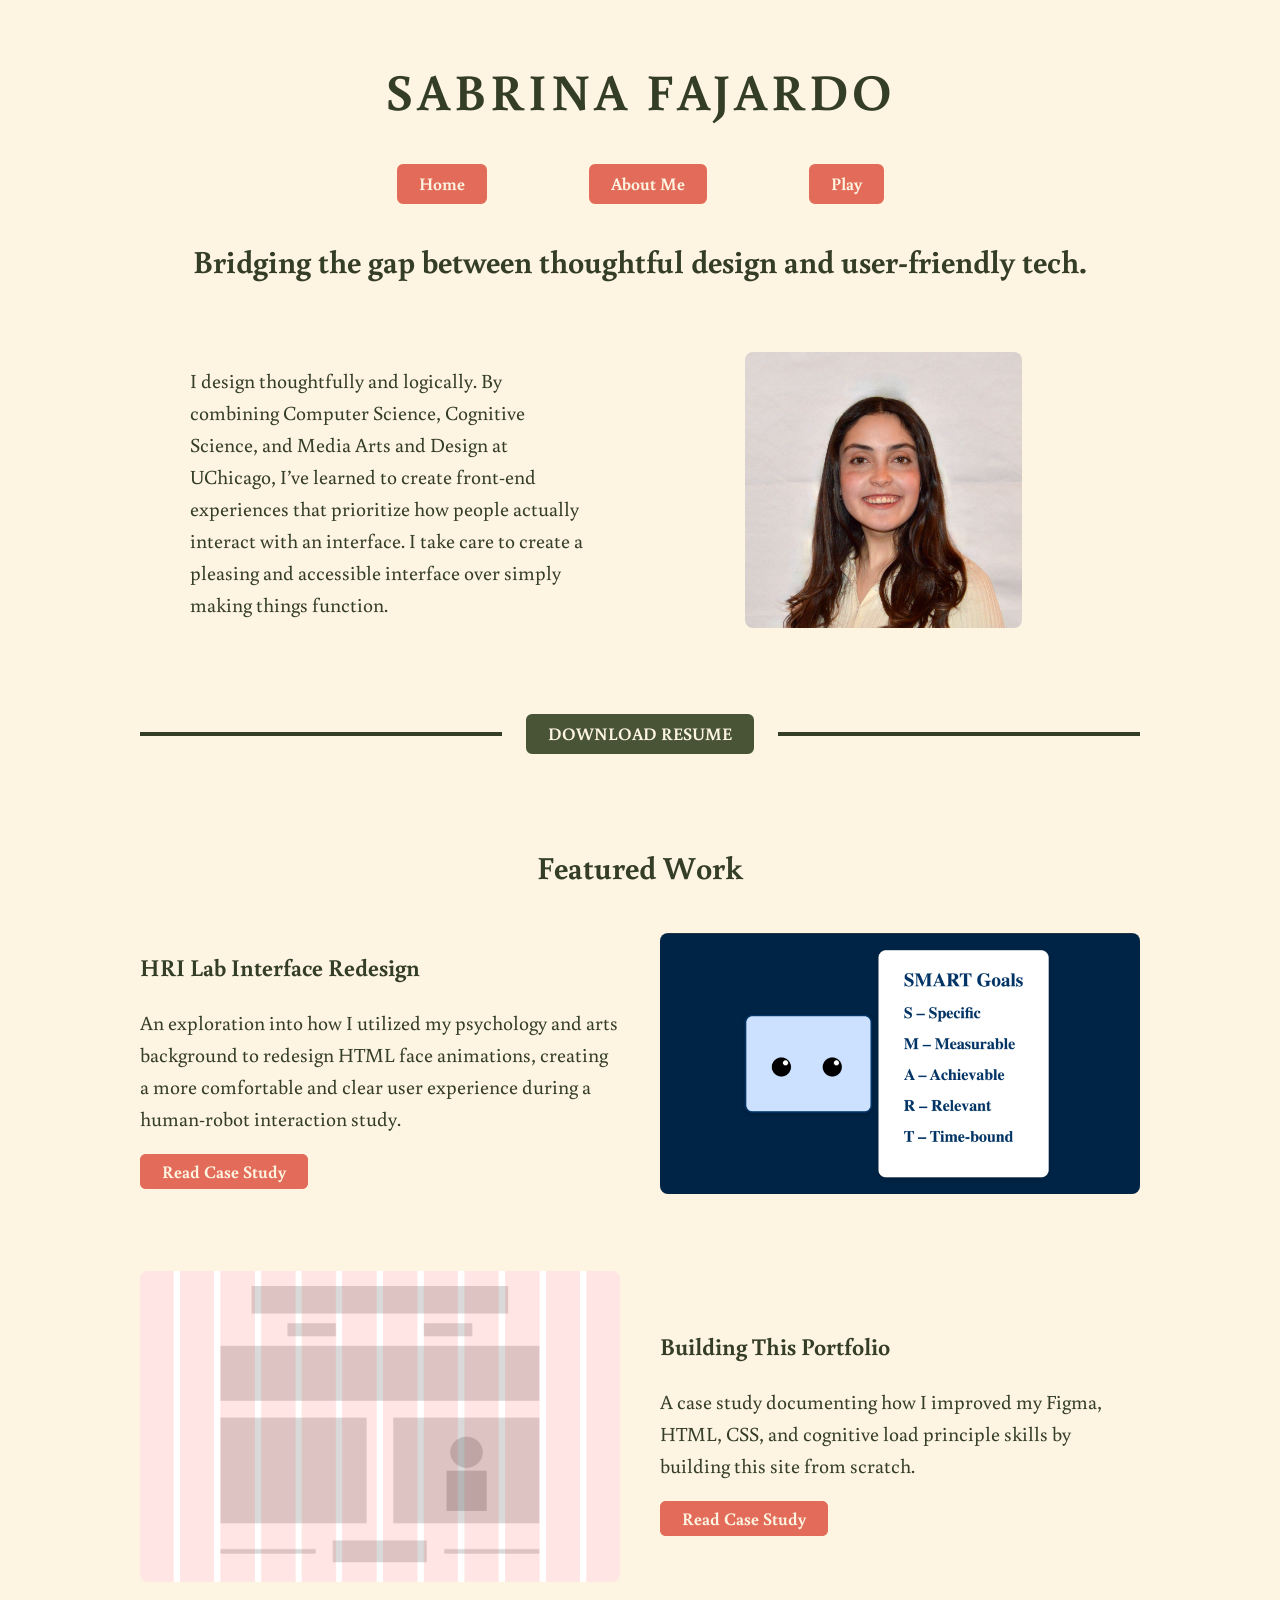
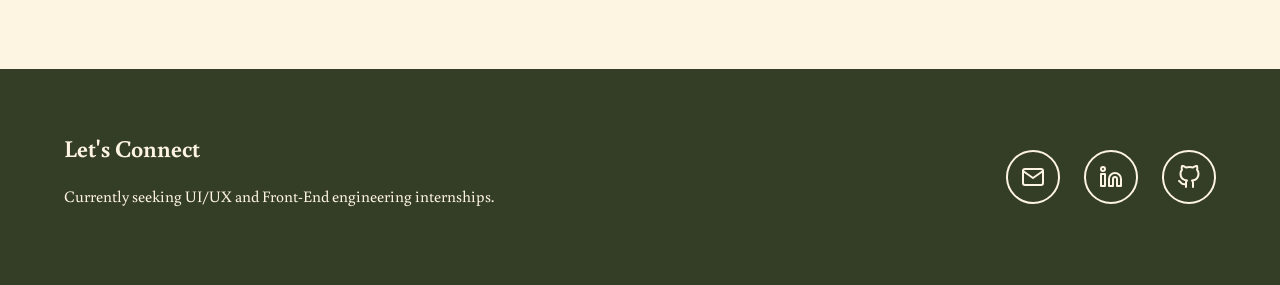
<file: index.html>
<!DOCTYPE html>
<html lang="en">
<head>
    <meta charset="UTF-8">
    <meta name="viewport" content="width=device-width, initial-scale=1.0">
    <title>Sabrina Fajardo | Home</title>
    <link rel="icon" type="image/png" href="Favicon.png">

    <link rel="stylesheet" href="style.css">
    <link rel="preconnect" href="https://fonts.googleapis.com">
    <link rel="preconnect" href="https://fonts.gstatic.com" crossorigin>
    <link href="https://fonts.googleapis.com/css2?family=Buenard:wght@400..700&display=swap" rel="stylesheet">
</head>

<body>
    <header>
        <h1>SABRINA FAJARDO</h1>        
        <div class="button-container">
            <a href="index.html" class="btn primary">Home</a>
            <a href="about.html" class="btn primary">About Me</a>
            <a href="play.html" class="btn primary">Play</a>
        </div>
        <h2>Bridging the gap between thoughtful design and user-friendly tech.</h2>
    </header>
    
    <main>
        <div class="split-layout" style="margin-top: 0px; margin-bottom: 70px;">
            <div class="text-box" style="padding-right: 12%; padding-left: 5%;">
                <p>I design thoughtfully and logically. By combining Computer Science, Cognitive Science, and Media Arts and Design at UChicago, I’ve learned to create front-end experiences that prioritize how people actually interact with an interface. I take care to create a pleasing and accessible interface over simply making things function.</p>
            </div>
            
            <div class="photo-box photo-small">
                <img src="self_photo.jpeg" alt="Personal Headshot">
            </div>
        </div>

        <div class="divider-container">
            <div class="line"></div>
            <a href="UChicago-Resume.pdf" download="Sabrina_Fajardo_Resume.pdf" class="btn secondary">DOWNLOAD RESUME</a>
            <div class="line"></div>
        </div>

        <header> <h2> Featured Work</h2></header>
        <div class="split-layout hidden-right" style="margin-top: 0px; margin-bottom: 70px;">
            <div class="text-box">
                <h2>HRI Lab Interface Redesign</h2>
                <p>An exploration into how I utilized my psychology and arts background to redesign HTML face animations, creating a more comfortable and clear user experience during a human-robot interaction study.</p>
                <a href="temi.html" class="btn primary">Read Case Study</a>
            </div>
            
            <div class="photo-box">
                <img src="TemiGoalsAfter.png" alt="Preview of Temi Robot Interface">
            </div>
        </div>

        <div class="split-layout hidden-left">
            <div class="photo-box">
                <img src="Wireframe.png" alt="Wireframes of this portfolio">
            </div>
            
            <div class="text-box">
                <h2>Building This Portfolio</h2>
                <p>A case study documenting how I improved my Figma, HTML, CSS, and cognitive load principle skills by building this site from scratch.</p>
                <a href="website.html" class="btn primary">Read Case Study</a>
            </div>
        </div>
    </main>

<footer id="contact">
    <div class="footer-text">
        <h2>Let's Connect</h2>
        <p>Currently seeking UI/UX and Front-End engineering internships.</p>
    </div>
    
    <div class="social-links">
        <a href="mailto:sfajardo@uchicago.edu" class="icon-circle" aria-label="Email">
            <svg width="24" height="24" viewBox="0 0 24 24" fill="none" stroke="currentColor" stroke-width="2" stroke-linecap="round" stroke-linejoin="round">
                <path d="M4 4h16c1.1 0 2 .9 2 2v12c0 1.1-.9 2-2 2H4c-1.1 0-2-.9-2-2V6c0-1.1.9-2 2-2z"></path>
                <polyline points="22,6 12,13 2,6"></polyline>
            </svg>
        </a>
        <a href="https://www.linkedin.com/in/sabrina-fajardo-110404325/" target="_blank" class="icon-circle" aria-label="LinkedIn">
            <svg width="24" height="24" viewBox="0 0 24 24" fill="none" stroke="currentColor" stroke-width="2" stroke-linecap="round" stroke-linejoin="round">
                <path d="M16 8a6 6 0 0 1 6 6v7h-4v-7a2 2 0 0 0-2-2 2 2 0 0 0-2 2v7h-4v-7a6 6 0 0 1 6-6z"></path>
                <rect x="2" y="9" width="4" height="12"></rect>
                <circle cx="4" cy="4" r="2"></circle>
            </svg>
        </a>
        <a href="https://github.com/SabrinaFajardo" target="_blank" class="icon-circle" aria-label="GitHub">
            <svg width="24" height="24" viewBox="0 0 24 24" fill="none" stroke="currentColor" stroke-width="2" stroke-linecap="round" stroke-linejoin="round">
                <path d="M9 19c-5 1.5-5-2.5-7-3m14 6v-3.87a3.37 3.37 0 0 0-.94-2.61c3.14-.35 6.44-1.54 6.44-7A5.44 5.44 0 0 0 20 4.77 5.07 5.07 0 0 0 19.91 1S18.73.65 16 2.48a13.38 13.38 0 0 0-7 0C6.27.65 5.09 1 5.09 1A5.07 5.07 0 0 0 5 4.77a5.44 5.44 0 0 0-1.5 3.78c0 5.42 3.3 6.61 6.44 7A3.37 3.37 0 0 0 9 18.13V22"></path>
            </svg>
        </a>
    </div>
</footer>

<script>
  const observerOptions = {
    threshold: 0.3 
  };

  const observer = new IntersectionObserver((entries) => {
    entries.forEach((entry) => {
      if (entry.isIntersecting) {
        entry.target.classList.add('show-scroll');
      }
    });
  }, observerOptions);

  const hiddenElements = document.querySelectorAll('.hidden-right, .hidden-left');
  hiddenElements.forEach((el) => observer.observe(el));
</script>

</body>
</html>
</file>
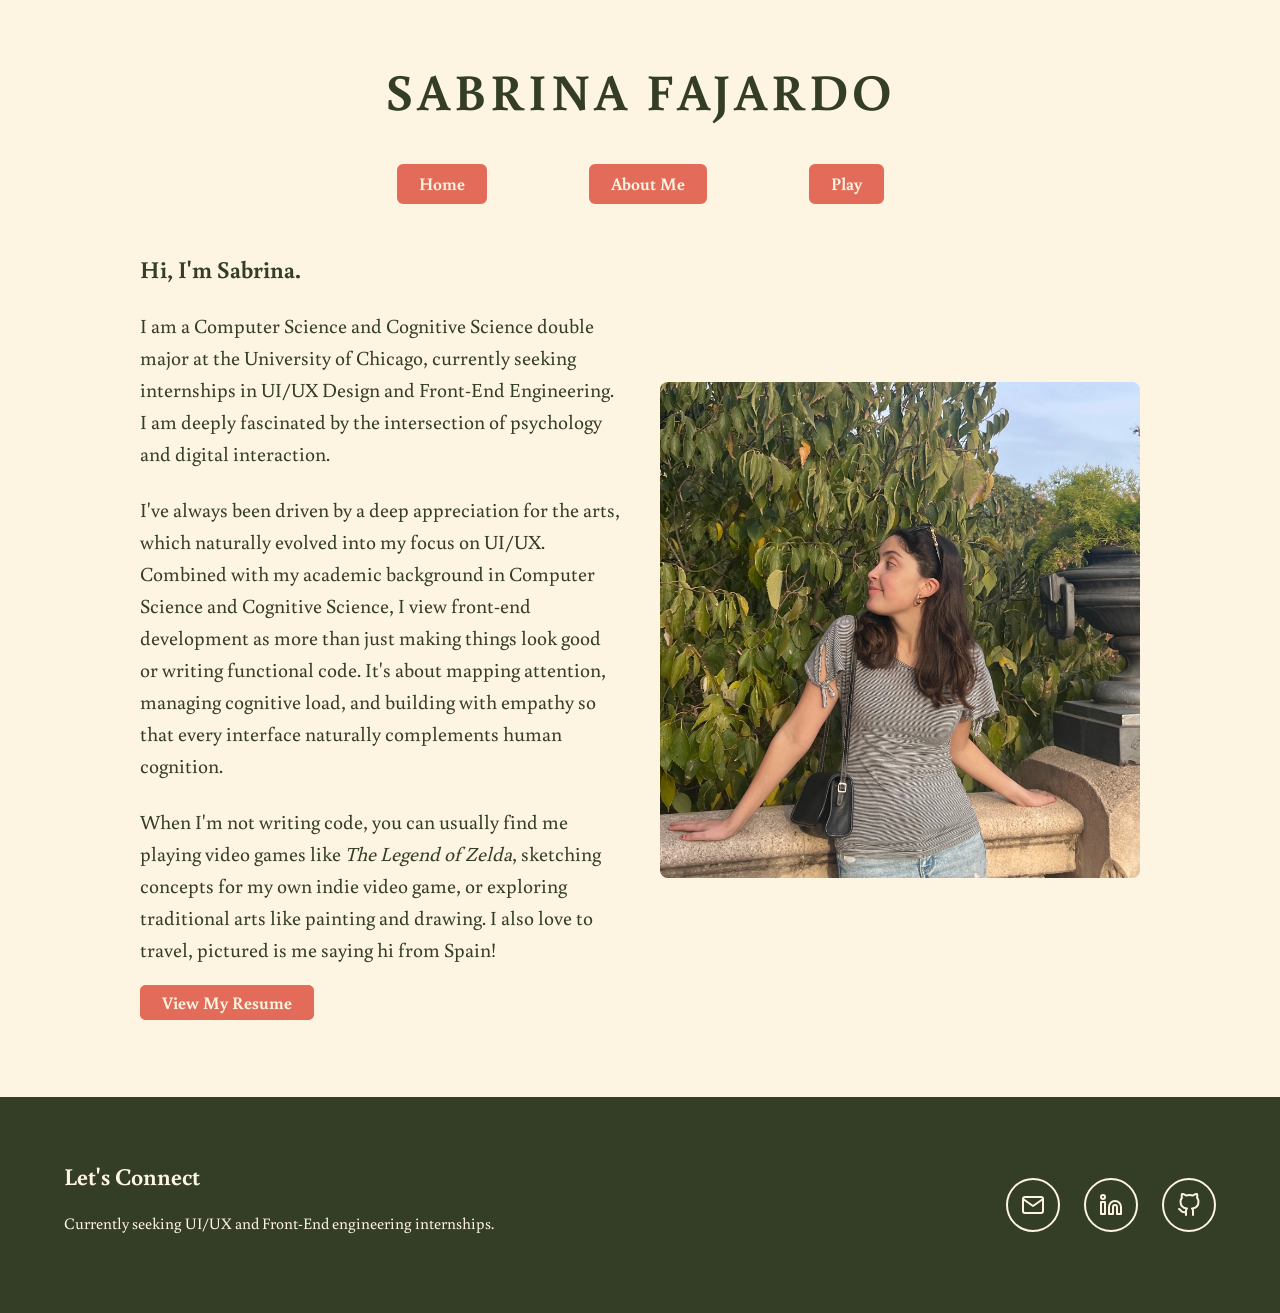
<file: about.html>
<!DOCTYPE html>
<html lang="en">
<head>
    <meta charset="UTF-8">
    <meta name="viewport" content="width=device-width, initial-scale=1.0">
    <title>Sabrina Fajardo | About</title>
    <link rel="icon" type="image/png" href="Favicon.png">


    <link rel="stylesheet" href="style.css">

    <link rel="preconnect" href="https://fonts.googleapis.com">
    <link rel="preconnect" href="https://fonts.gstatic.com" crossorigin>
    <link href="https://fonts.googleapis.com/css2?family=Buenard:wght@400..700&display=swap" rel="stylesheet">
</head>
<body>

    <header>
        <h1>SABRINA FAJARDO</h1>        
        <div class="button-container">
            <a href="index.html" class="btn primary">Home</a>
            <a href="about.html" class="btn primary">About Me</a>
            <a href="play.html" class="btn primary">Play</a>
        </div>
    </header>
</body>

<main>
    <div class="split-layout">

        <div class="text-box">
            <h2>Hi, I'm Sabrina.</h2>
            
            <p>I am a Computer Science and Cognitive Science double major at the University of Chicago, currently seeking internships in UI/UX Design and Front-End Engineering. I am deeply fascinated by the intersection of psychology and digital interaction.</p>
            
            <p>I've always been driven by a deep appreciation for the arts, which naturally evolved into my focus on UI/UX. Combined with my academic background in Computer Science and Cognitive Science, I view front-end development as more than just making things look good or writing functional code. It's about mapping attention, managing cognitive load, and building with empathy so that every interface naturally complements human cognition.</p>
            
            <p>When I'm not writing code, you can usually find me playing video games like <em>The Legend of Zelda</em>, sketching concepts for my own indie video game, or exploring traditional arts like painting and drawing. I also love to travel, pictured is me saying hi from Spain!</p>
            
            <a href="UChicago-Resume.pdf" target="_blank" class="btn primary">View My Resume</a>
        </div>
        <div class="photo-box">
            <img src="Spain.JPG" alt="Sabrina Fajardo">
        </div>
    </div>
</main>

<footer id="contact">
    <div class="footer-text">
        <h2>Let's Connect</h2>
        <p>Currently seeking UI/UX and Front-End engineering internships.</p>
    </div>
    
    <div class="social-links">
        <a href="mailto:sfajardo@uchicago.edu" class="icon-circle" aria-label="Email">
            <svg width="24" height="24" viewBox="0 0 24 24" fill="none" stroke="currentColor" stroke-width="2" stroke-linecap="round" stroke-linejoin="round">
                <path d="M4 4h16c1.1 0 2 .9 2 2v12c0 1.1-.9 2-2 2H4c-1.1 0-2-.9-2-2V6c0-1.1.9-2 2-2z"></path>
                <polyline points="22,6 12,13 2,6"></polyline>
            </svg>
        </a>
        <a href="https://www.linkedin.com/in/sabrina-fajardo-110404325/" target="_blank" class="icon-circle" aria-label="LinkedIn">
            <svg width="24" height="24" viewBox="0 0 24 24" fill="none" stroke="currentColor" stroke-width="2" stroke-linecap="round" stroke-linejoin="round">
                <path d="M16 8a6 6 0 0 1 6 6v7h-4v-7a2 2 0 0 0-2-2 2 2 0 0 0-2 2v7h-4v-7a6 6 0 0 1 6-6z"></path>
                <rect x="2" y="9" width="4" height="12"></rect>
                <circle cx="4" cy="4" r="2"></circle>
            </svg>
        </a>
        <a href="https://github.com/SabrinaFajardo" target="_blank" class="icon-circle" aria-label="GitHub">
            <svg width="24" height="24" viewBox="0 0 24 24" fill="none" stroke="currentColor" stroke-width="2" stroke-linecap="round" stroke-linejoin="round">
                <path d="M9 19c-5 1.5-5-2.5-7-3m14 6v-3.87a3.37 3.37 0 0 0-.94-2.61c3.14-.35 6.44-1.54 6.44-7A5.44 5.44 0 0 0 20 4.77 5.07 5.07 0 0 0 19.91 1S18.73.65 16 2.48a13.38 13.38 0 0 0-7 0C6.27.65 5.09 1 5.09 1A5.07 5.07 0 0 0 5 4.77a5.44 5.44 0 0 0-1.5 3.78c0 5.42 3.3 6.61 6.44 7A3.37 3.37 0 0 0 9 18.13V22"></path>
            </svg>
        </a>
    </div>
</footer>
</file>
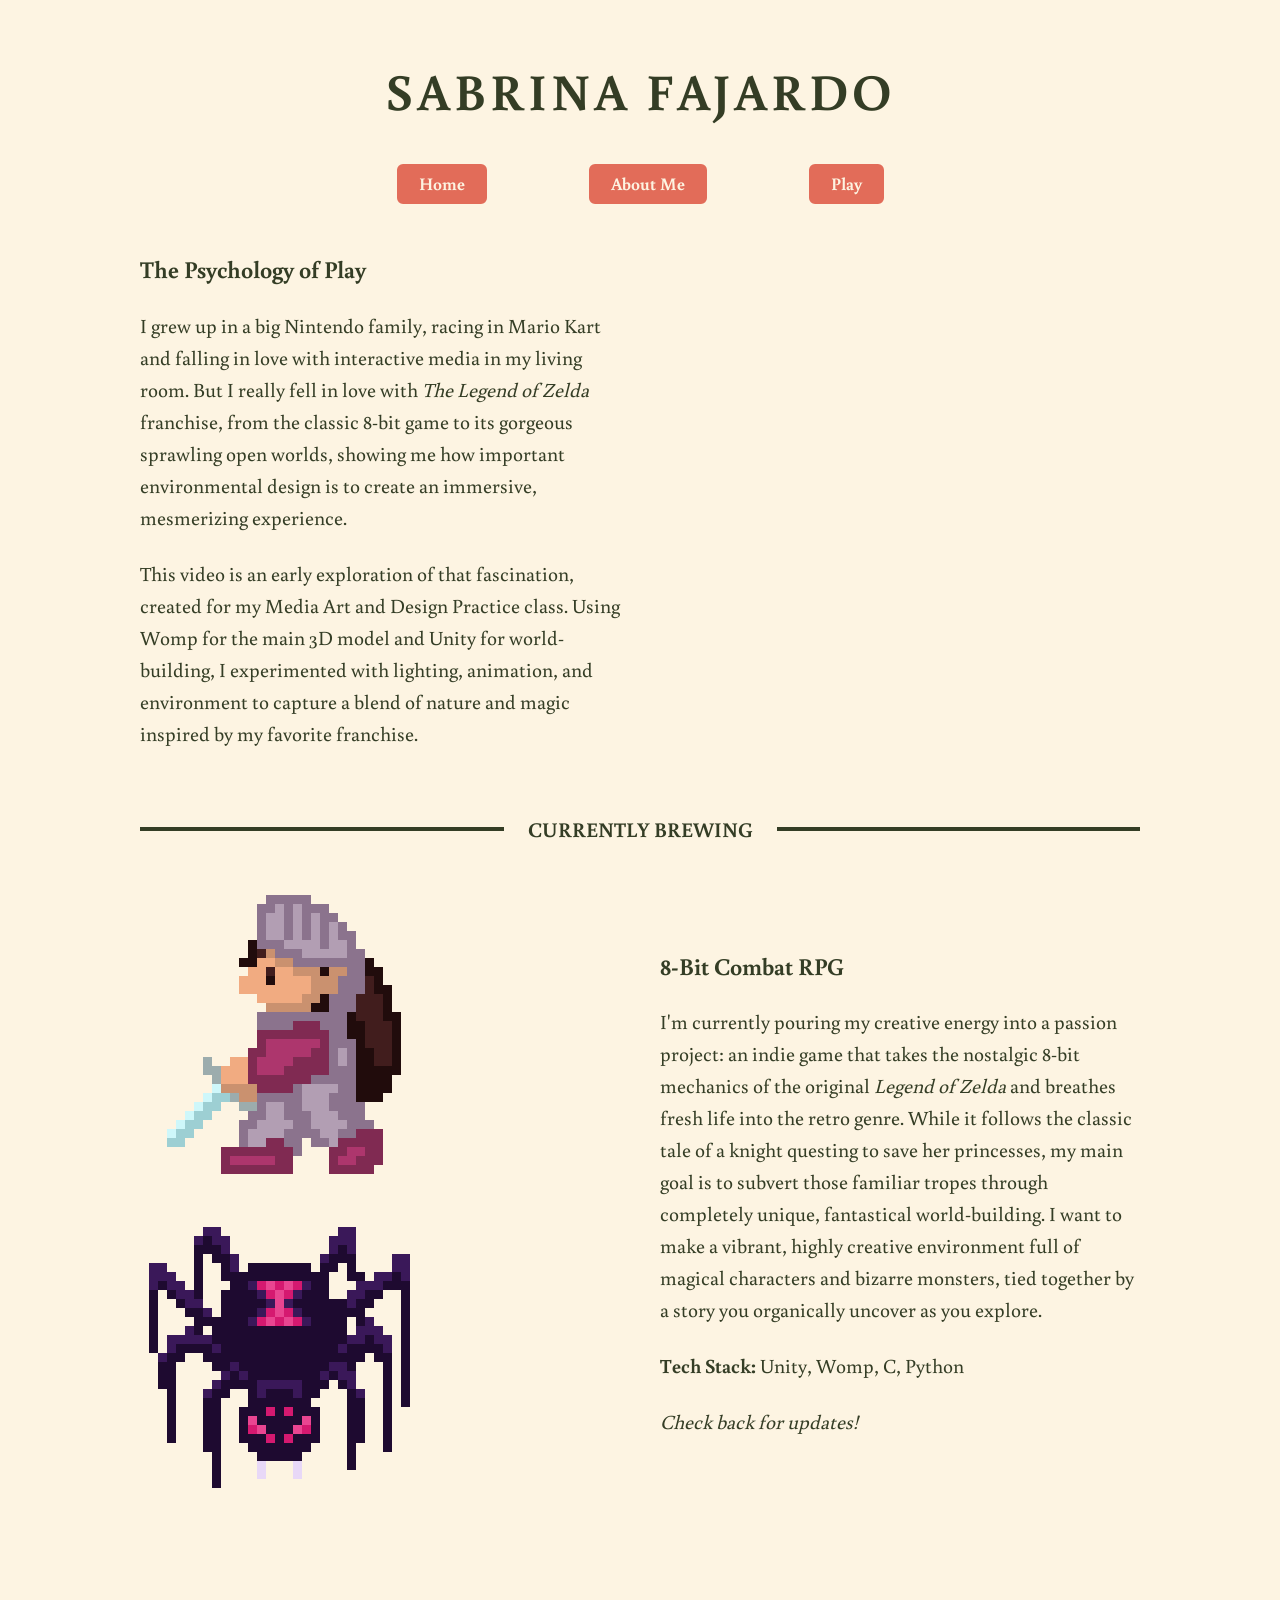
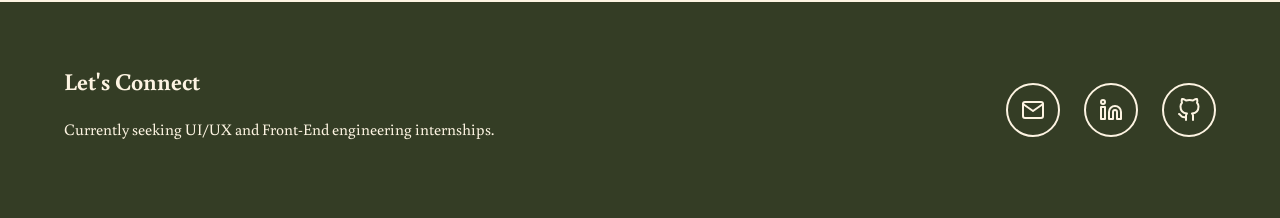
<file: play.html>
<!DOCTYPE html>
<html lang="en">
<head>
    <meta charset="UTF-8">
    <meta name="viewport" content="width=device-width, initial-scale=1.0">
    <title>Sabrina Fajardo | Play</title>
    <link rel="icon" type="image/png" href="Favicon.png">


    <link rel="stylesheet" href="style.css">

    <link rel="preconnect" href="https://fonts.googleapis.com">
    <link rel="preconnect" href="https://fonts.gstatic.com" crossorigin>
    <link href="https://fonts.googleapis.com/css2?family=Buenard:wght@400..700&display=swap" rel="stylesheet">
</head>

<body>
    <header>
        <h1>SABRINA FAJARDO</h1>        
        <div class="button-container">
            <a href="index.html" class="btn primary">Home</a>
            <a href="about.html" class="btn primary">About Me</a>
            <a href="play.html" class="btn primary">Play</a>
        </div>
    </header>


<main>
    <div class="split-layout">
        <div class="text-box">
            <h2>The Psychology of Play</h2>
            <p>I grew up in a big Nintendo family, racing in Mario Kart and falling in love with interactive media in my living room. But I really fell in love with <em>The Legend of Zelda</em> franchise, from the classic 8-bit game to its gorgeous sprawling open worlds, showing me how important environmental design is to create an immersive, mesmerizing experience. </p>
            <p>This video is an early exploration of that fascination, created for my Media Art and Design Practice class. Using Womp for the main 3D model and Unity for world-building, I experimented with lighting, animation, and environment to capture a blend of nature and magic inspired by my favorite franchise.</p>
        </div>
        
        <div class="photo-box">
            <div class="video-wrapper">
                <iframe width="560" height="315" src="https://www.youtube.com/embed/idiFZtJxEq8?si=apXzDMqftiItWtFg" title="YouTube video player" frameborder="0" allow="accelerometer; autoplay; clipboard-write; encrypted-media; gyroscope; picture-in-picture; web-share" referrerpolicy="strict-origin-when-cross-origin" allowfullscreen></iframe>
            </div>
        </div>
    </div>

    <div class="divider-container">
        <div class="line"></div>
        <span style="cursor: default; font-weight: bold; font-size: 1.3rem;">CURRENTLY BREWING</span>
        <div class="line"></div>
    </div>

    <div class="split-layout hidden-right">
        <div class="photo-box photo-small">
            <img src="Knight2.gif" alt="Game Concept Ideation" style="margin-bottom: 45px; width: 60%">
            <img src="SpiderBig.gif" alt="Game Concept Ideation" style="width: 60%">
        </div>

        <div class="text-box">
            <h2>8-Bit Combat RPG</h2>
                <p>I'm currently pouring my creative energy into a passion project: an indie game that takes the nostalgic 8-bit mechanics of the original <em>Legend of Zelda</em> and breathes fresh life into the retro genre. While it follows the classic tale of a knight questing to save her princesses, my main goal is to subvert those familiar tropes through completely unique, fantastical world-building. I want to make a vibrant, highly creative environment full of magical characters and bizarre monsters, tied together by a story you organically uncover as you explore.</p>

                <p><strong>Tech Stack:</strong> Unity, Womp, C, Python</p>
                <p><em>Check back for updates!</em></p>
        </div>
    </div>
</main>

<footer id="contact">
    <div class="footer-text">
        <h2>Let's Connect</h2>
        <p>Currently seeking UI/UX and Front-End engineering internships.</p>
    </div>
    
    <div class="social-links">
        <a href="mailto:sfajardo@uchicago.edu" class="icon-circle" aria-label="Email">
            <svg width="24" height="24" viewBox="0 0 24 24" fill="none" stroke="currentColor" stroke-width="2" stroke-linecap="round" stroke-linejoin="round">
                <path d="M4 4h16c1.1 0 2 .9 2 2v12c0 1.1-.9 2-2 2H4c-1.1 0-2-.9-2-2V6c0-1.1.9-2 2-2z"></path>
                <polyline points="22,6 12,13 2,6"></polyline>
            </svg>
        </a>
        <a href="https://www.linkedin.com/in/sabrina-fajardo-110404325/" target="_blank" class="icon-circle" aria-label="LinkedIn">
            <svg width="24" height="24" viewBox="0 0 24 24" fill="none" stroke="currentColor" stroke-width="2" stroke-linecap="round" stroke-linejoin="round">
                <path d="M16 8a6 6 0 0 1 6 6v7h-4v-7a2 2 0 0 0-2-2 2 2 0 0 0-2 2v7h-4v-7a6 6 0 0 1 6-6z"></path>
                <rect x="2" y="9" width="4" height="12"></rect>
                <circle cx="4" cy="4" r="2"></circle>
            </svg>
        </a>
        <a href="https://github.com/SabrinaFajardo" target="_blank" class="icon-circle" aria-label="GitHub">
            <svg width="24" height="24" viewBox="0 0 24 24" fill="none" stroke="currentColor" stroke-width="2" stroke-linecap="round" stroke-linejoin="round">
                <path d="M9 19c-5 1.5-5-2.5-7-3m14 6v-3.87a3.37 3.37 0 0 0-.94-2.61c3.14-.35 6.44-1.54 6.44-7A5.44 5.44 0 0 0 20 4.77 5.07 5.07 0 0 0 19.91 1S18.73.65 16 2.48a13.38 13.38 0 0 0-7 0C6.27.65 5.09 1 5.09 1A5.07 5.07 0 0 0 5 4.77a5.44 5.44 0 0 0-1.5 3.78c0 5.42 3.3 6.61 6.44 7A3.37 3.37 0 0 0 9 18.13V22"></path>
            </svg>
        </a>
    </div>
</footer>

<script>
  const observerOptions = {
    threshold: 0.3 
  };

  const observer = new IntersectionObserver((entries) => {
    entries.forEach((entry) => {
      if (entry.isIntersecting) {
        entry.target.classList.add('show-scroll');
      }
    });
  }, observerOptions);

  const hiddenElements = document.querySelectorAll('.hidden-right, .hidden-left');
  hiddenElements.forEach((el) => observer.observe(el));
</script>

</body>
</file>
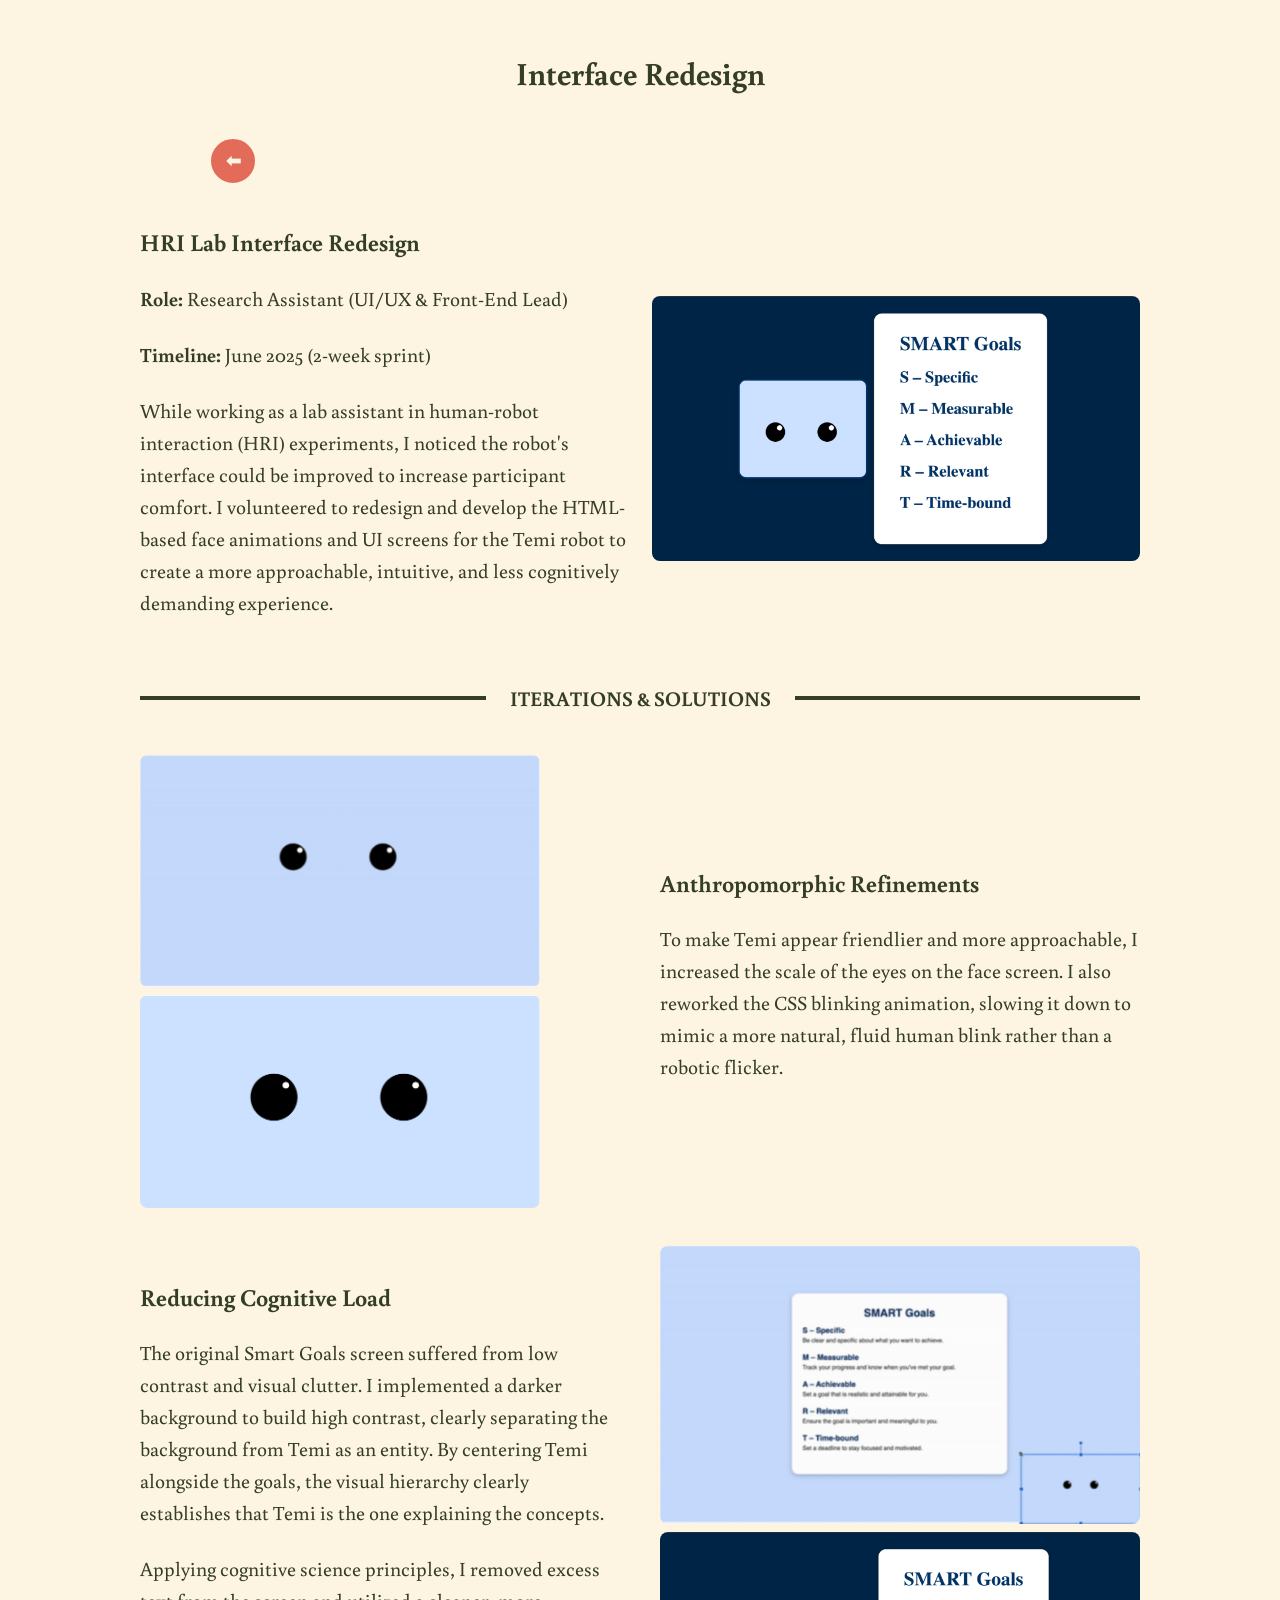
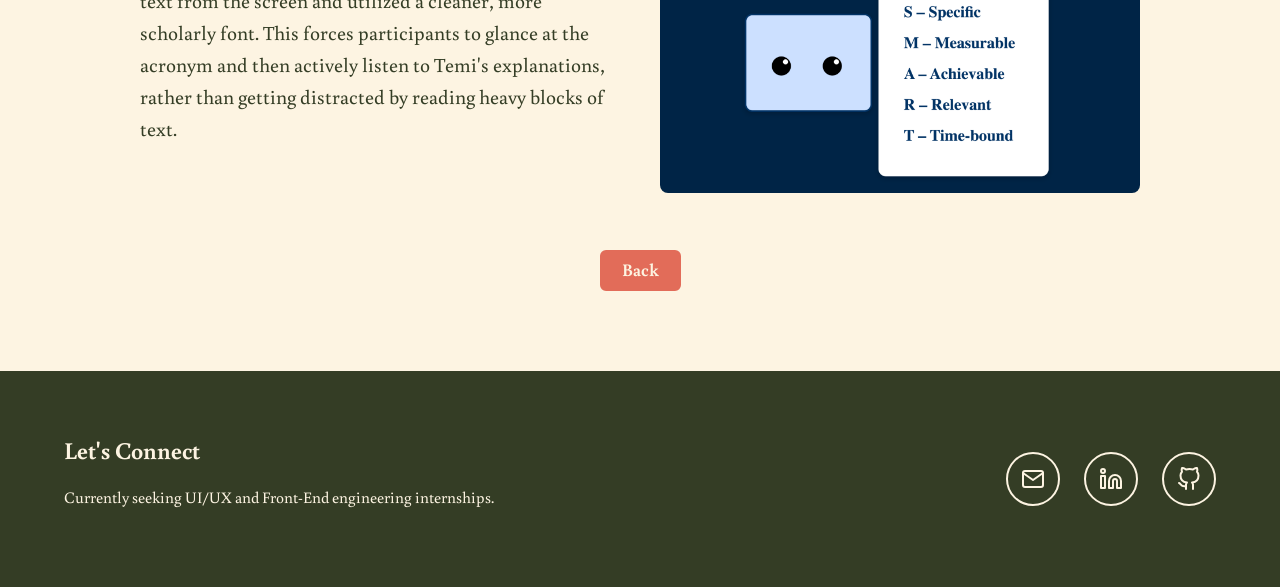
<file: temi.html>
<!DOCTYPE html>
<html lang="en">
<head>
    <meta charset="UTF-8">
    <meta name="viewport" content="width=device-width, initial-scale=1.0">
    <title>Sabrina Fajardo | Temi</title>
    <link rel="icon" type="image/png" href="Favicon.png">

    <link rel="stylesheet" href="style.css">

    <link rel="preconnect" href="https://fonts.googleapis.com">
    <link rel="preconnect" href="https://fonts.gstatic.com" crossorigin>
    <link href="https://fonts.googleapis.com/css2?family=Buenard:wght@400..700&display=swap" rel="stylesheet">
</head>

<body>
    <header>
        <h2>Interface Redesign</h2>
    </header>


    <div style="display: flex; justify-content: flex-start; width: 100%;">
      <a href="javascript:history.back()" class="btn primary" style="width: 40px; height: 40px; padding: 0; border-radius: 50%; display: flex; align-items: center; justify-content: center; margin-left: 16.5%";>⬅</a>
    </div>
  
    <main>
        <div class="divider-container">
            <div class="text-box">
                <h2>HRI Lab Interface Redesign</h2>
                <p><strong>Role:</strong> Research Assistant (UI/UX & Front-End Lead)</p>
                <p><strong>Timeline:</strong> June 2025 (2-week sprint)</p>
                <p>While working as a lab assistant in human-robot interaction (HRI) experiments, I noticed the robot's interface could be improved to increase participant comfort. I volunteered to redesign and develop the HTML-based face animations and UI screens for the Temi robot to create a more approachable, intuitive, and less cognitively demanding experience.</p>        </div>
            <div class="photo-box">
                <img src="TemiGoalsAfter.png" alt="Final Temi Interface">
            </div>
        </div>

        <div class="divider-container">
            <div class="line"></div>
            <span style="cursor: default; border: none; font-weight: bold; font-size: 1.3rem;">ITERATIONS & SOLUTIONS</span>
            <div class="line"></div>
        </div>

        <div class="split-layout hidden-right">
            <div class="photo-box">
                <img src="TemiFaceBefore.png" alt="Before of Temi's Face" style="max-width: 400px; justify-content: center; align-items: center;">
                <img src="TemiFaceAfter.png" alt="After of Temi's Face" style="max-width: 400px; justify-content: center; align-items: center;">
            </div>
            <div class="text-box">
                <h2>Anthropomorphic Refinements</h2>
                <p>To make Temi appear friendlier and more approachable, I increased the scale of the eyes on the face screen. I also reworked the CSS blinking animation, slowing it down to mimic a more natural, fluid human blink rather than a robotic flicker.</p>
            </div>
        </div>

        <div class="split-layout hidden-left">
            <div class="text-box">
                <h2>Reducing Cognitive Load</h2>
                <p>The original Smart Goals screen suffered from low contrast and visual clutter. I implemented a darker background to build high contrast, clearly separating the background from Temi as an entity. By centering Temi alongside the goals, the visual hierarchy clearly establishes that Temi is the one explaining the concepts.</p>
                <p>Applying cognitive science principles, I removed excess text from the screen and utilized a cleaner, more scholarly font. This forces participants to glance at the acronym and then actively listen to Temi's explanations, rather than getting distracted by reading heavy blocks of text.</p>
            </div>
            <div class="photo-box">
                <img src="TemiGoalsBefore.png" alt="Before of the Smart Goals Screen">
                <img src="TemiGoalsAfter.png" alt="After of the Smart Goals Screen">
            </div>
        </div>

        <div class="button-container" style="margin-top: 50px; margin-bottom: 50px">
                <a href="javascript:history.back()" class="btn primary">Back</a>
        </div>
    </main>

<footer id="contact">
    <div class="footer-text">
        <h2>Let's Connect</h2>
        <p>Currently seeking UI/UX and Front-End engineering internships.</p>
    </div>
    
    <div class="social-links">
        <a href="mailto:sfajardo@uchicago.edu" class="icon-circle" aria-label="Email">
            <svg width="24" height="24" viewBox="0 0 24 24" fill="none" stroke="currentColor" stroke-width="2" stroke-linecap="round" stroke-linejoin="round">
                <path d="M4 4h16c1.1 0 2 .9 2 2v12c0 1.1-.9 2-2 2H4c-1.1 0-2-.9-2-2V6c0-1.1.9-2 2-2z"></path>
                <polyline points="22,6 12,13 2,6"></polyline>
            </svg>
        </a>
        <a href="https://www.linkedin.com/in/sabrina-fajardo-110404325/" target="_blank" class="icon-circle" aria-label="LinkedIn">
            <svg width="24" height="24" viewBox="0 0 24 24" fill="none" stroke="currentColor" stroke-width="2" stroke-linecap="round" stroke-linejoin="round">
                <path d="M16 8a6 6 0 0 1 6 6v7h-4v-7a2 2 0 0 0-2-2 2 2 0 0 0-2 2v7h-4v-7a6 6 0 0 1 6-6z"></path>
                <rect x="2" y="9" width="4" height="12"></rect>
                <circle cx="4" cy="4" r="2"></circle>
            </svg>
        </a>
        <a href="https://github.com/SabrinaFajardo" target="_blank" class="icon-circle" aria-label="GitHub">
            <svg width="24" height="24" viewBox="0 0 24 24" fill="none" stroke="currentColor" stroke-width="2" stroke-linecap="round" stroke-linejoin="round">
                <path d="M9 19c-5 1.5-5-2.5-7-3m14 6v-3.87a3.37 3.37 0 0 0-.94-2.61c3.14-.35 6.44-1.54 6.44-7A5.44 5.44 0 0 0 20 4.77 5.07 5.07 0 0 0 19.91 1S18.73.65 16 2.48a13.38 13.38 0 0 0-7 0C6.27.65 5.09 1 5.09 1A5.07 5.07 0 0 0 5 4.77a5.44 5.44 0 0 0-1.5 3.78c0 5.42 3.3 6.61 6.44 7A3.37 3.37 0 0 0 9 18.13V22"></path>
            </svg>
        </a>
    </div>
</footer>

<script>
  const observerOptions = {
    threshold: 0.3 
  };

  const observer = new IntersectionObserver((entries) => {
    entries.forEach((entry) => {
      if (entry.isIntersecting) {
        entry.target.classList.add('show-scroll');
      }
    });
  }, observerOptions);

  const hiddenElements = document.querySelectorAll('.hidden-right, .hidden-left');
  hiddenElements.forEach((el) => observer.observe(el));
</script>

</body>
</file>
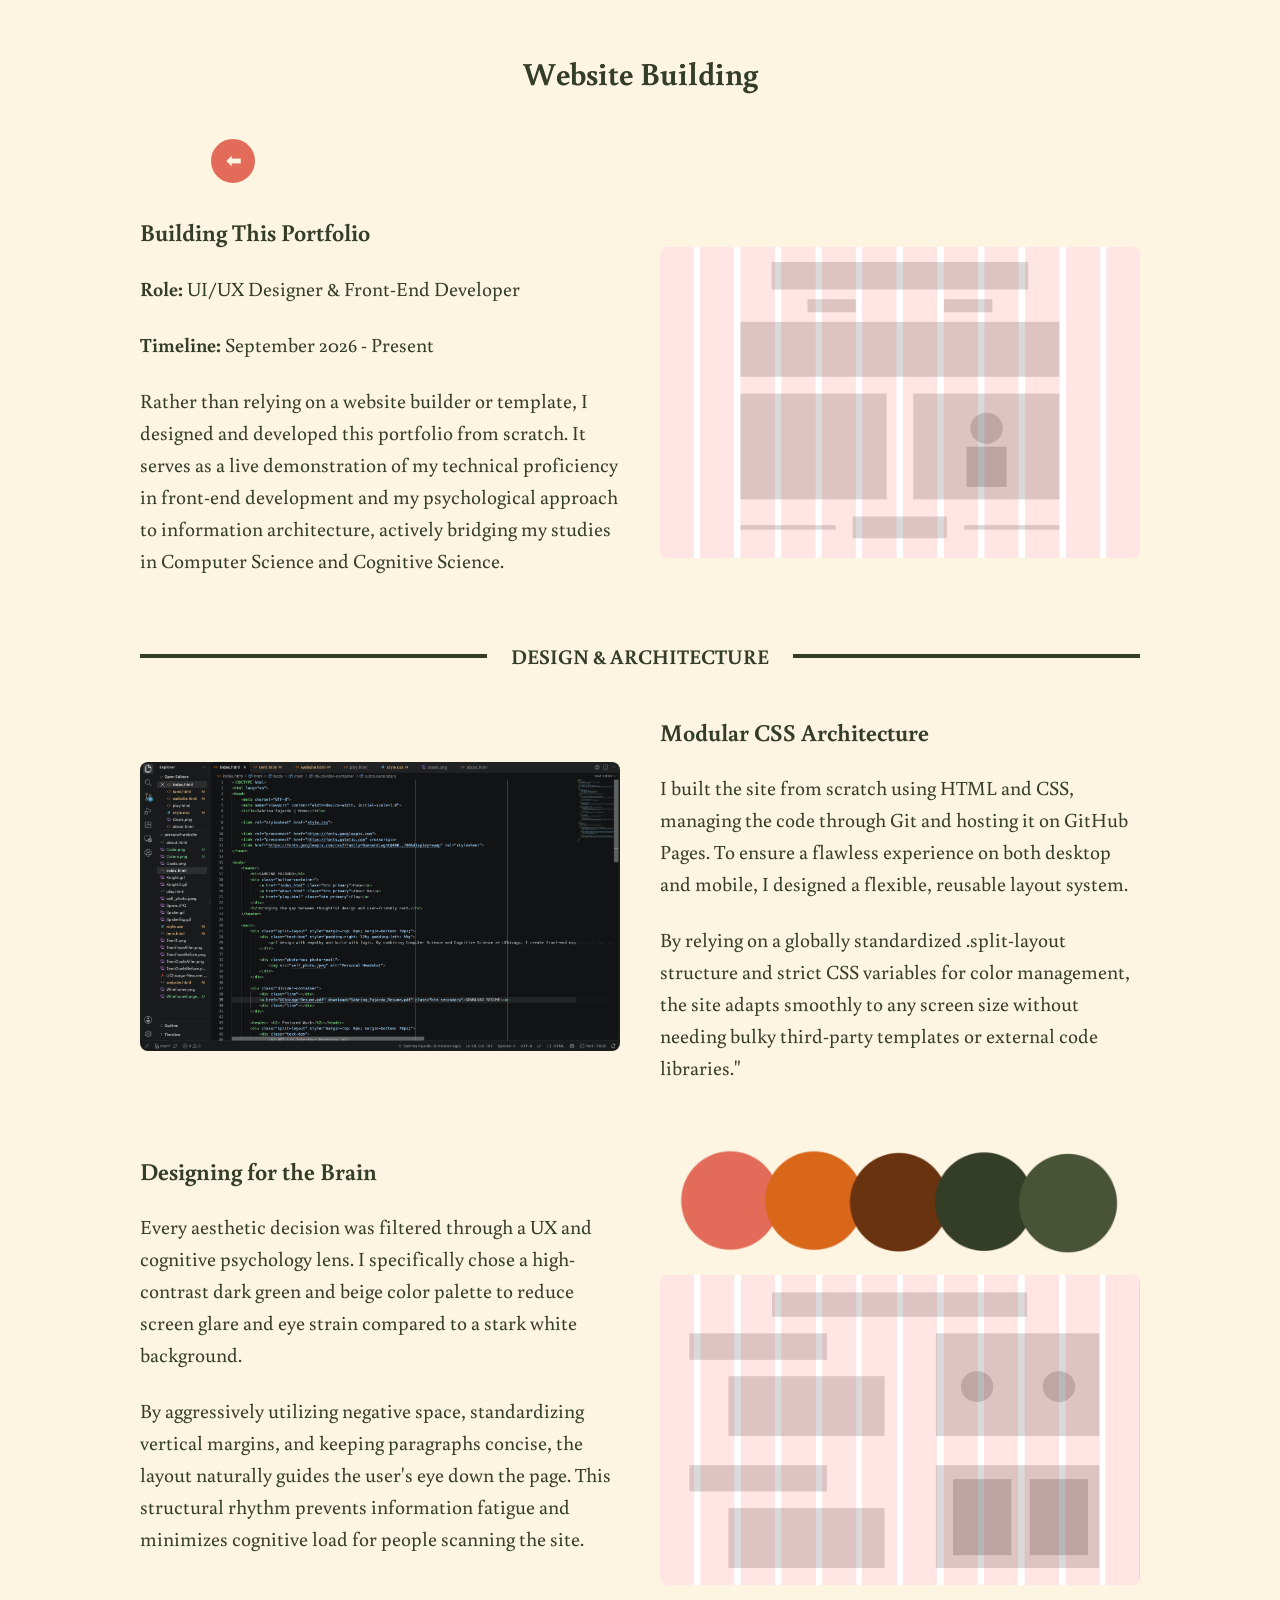
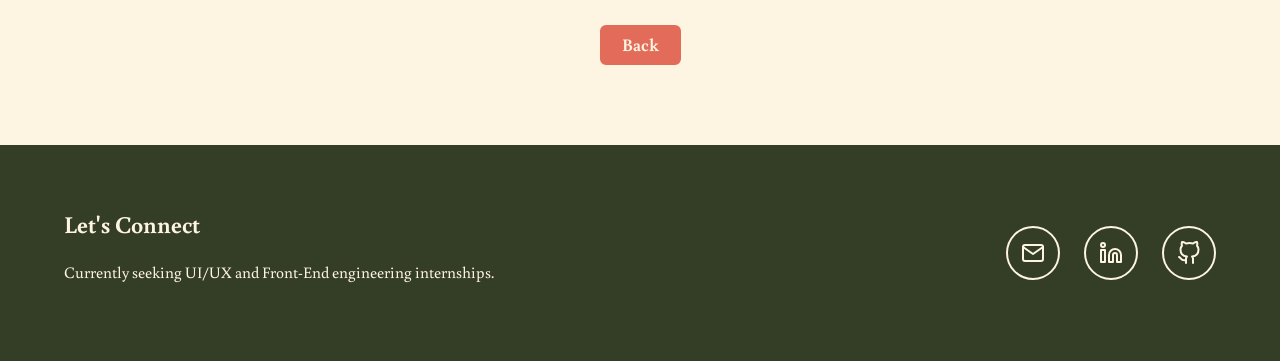
<file: website.html>
<!DOCTYPE html>
<html lang="en">
<head>
    <meta charset="UTF-8">
    <meta name="viewport" content="width=device-width, initial-scale=1.0">
    <title>Sabrina Fajardo | Website</title>
    <link rel="icon" type="image/png" href="Favicon.png">

    <link rel="stylesheet" href="style.css">

    <link rel="preconnect" href="https://fonts.googleapis.com">
    <link rel="preconnect" href="https://fonts.gstatic.com" crossorigin>
    <link href="https://fonts.googleapis.com/css2?family=Buenard:wght@400..700&display=swap" rel="stylesheet">
</head>
<body>

    <header>
        <h2>Website Building</h2>        
    </header>

    <div style="display: flex; justify-content: flex-start; width: 100%;">
      <a href="javascript:history.back()" class="btn primary" style="width: 40px; height: 40px; padding: 0; border-radius: 50%; display: flex; align-items: center; justify-content: center; margin-left: 16.5%">⬅</a>
    </div>

<main>

        <div class="split-layout">
            <div class="text-box">
                <h2>Building This Portfolio</h2>
                <p><strong>Role:</strong> UI/UX Designer & Front-End Developer</p>
                <p><strong>Timeline:</strong> September 2026 - Present</p>
                <p>Rather than relying on a website builder or template, I designed and developed this portfolio from scratch. It serves as a live demonstration of my technical proficiency in front-end development and my psychological approach to information architecture, actively bridging my studies in Computer Science and Cognitive Science.</p>        
            </div>
            <div class="photo-box">
                <img src="Wireframe.png" alt="Figma Wireframes of the Portfolio">
            </div>
        </div>

        <div class="divider-container">
            <div class="line"></div>
            <span style="cursor: default; border: none; font-weight: bold; font-size: 1.3rem;">DESIGN & ARCHITECTURE</span>
            <div class="line"></div>
        </div>

        <div class="split-layout hidden-left">
            <div class="photo-box">
                <img src="CodeCrop.png" alt="Code snippet or architectural layout">
            </div>
            <div class="text-box">
                <h2>Modular CSS Architecture</h2>
                <p>I built the site from scratch using HTML and CSS, managing the code through Git and hosting it on GitHub Pages. To ensure a flawless experience on both desktop and mobile, I designed a flexible, reusable layout system.</p>
                <p>By relying on a globally standardized .split-layout structure and strict CSS variables for color management, the site adapts smoothly to any screen size without needing bulky third-party templates or external code libraries."</p>
            </div>
        </div>

        <div class="split-layout hidden-right">
            <div class="text-box">
                <h2>Designing for the Brain</h2>
                <p>Every aesthetic decision was filtered through a UX and cognitive psychology lens. I specifically chose a high-contrast dark green and beige color palette to reduce screen glare and eye strain compared to a stark white background.</p>
                <p>By aggressively utilizing negative space, standardizing vertical margins, and keeping paragraphs concise, the layout naturally guides the user's eye down the page. This structural rhythm prevents information fatigue and minimizes cognitive load for people scanning the site.</p>
            </div>
            <div class="photo-box">
                <img src="ColorsCrop.png" alt="Typography and Color Palette">
                <img src="WireframeLarge.png" alt="Typography and Color Palette">
            </div>
        </div>

        <div class="button-container">
            <a href="javascript:history.back()" class="btn primary">Back</a>
        </div>
    </main>

<footer id="contact">
    <div class="footer-text">
        <h2>Let's Connect</h2>
        <p>Currently seeking UI/UX and Front-End engineering internships.</p>
    </div>
    
    <div class="social-links">
        <a href="mailto:sfajardo@uchicago.edu" class="icon-circle" aria-label="Email">
            <svg width="24" height="24" viewBox="0 0 24 24" fill="none" stroke="currentColor" stroke-width="2" stroke-linecap="round" stroke-linejoin="round">
                <path d="M4 4h16c1.1 0 2 .9 2 2v12c0 1.1-.9 2-2 2H4c-1.1 0-2-.9-2-2V6c0-1.1.9-2 2-2z"></path>
                <polyline points="22,6 12,13 2,6"></polyline>
            </svg>
        </a>
        <a href="https://www.linkedin.com/in/sabrina-fajardo-110404325/" target="_blank" class="icon-circle" aria-label="LinkedIn">
            <svg width="24" height="24" viewBox="0 0 24 24" fill="none" stroke="currentColor" stroke-width="2" stroke-linecap="round" stroke-linejoin="round">
                <path d="M16 8a6 6 0 0 1 6 6v7h-4v-7a2 2 0 0 0-2-2 2 2 0 0 0-2 2v7h-4v-7a6 6 0 0 1 6-6z"></path>
                <rect x="2" y="9" width="4" height="12"></rect>
                <circle cx="4" cy="4" r="2"></circle>
            </svg>
        </a>
        <a href="https://github.com/SabrinaFajardo" target="_blank" class="icon-circle" aria-label="GitHub">
            <svg width="24" height="24" viewBox="0 0 24 24" fill="none" stroke="currentColor" stroke-width="2" stroke-linecap="round" stroke-linejoin="round">
                <path d="M9 19c-5 1.5-5-2.5-7-3m14 6v-3.87a3.37 3.37 0 0 0-.94-2.61c3.14-.35 6.44-1.54 6.44-7A5.44 5.44 0 0 0 20 4.77 5.07 5.07 0 0 0 19.91 1S18.73.65 16 2.48a13.38 13.38 0 0 0-7 0C6.27.65 5.09 1 5.09 1A5.07 5.07 0 0 0 5 4.77a5.44 5.44 0 0 0-1.5 3.78c0 5.42 3.3 6.61 6.44 7A3.37 3.37 0 0 0 9 18.13V22"></path>
            </svg>
        </a>
    </div>
</footer>

<script>
  const observerOptions = {
    threshold: 0.3 
  };

  const observer = new IntersectionObserver((entries) => {
    entries.forEach((entry) => {
      if (entry.isIntersecting) {
        entry.target.classList.add('show-scroll');
      }
    });
  }, observerOptions);

  const splitLayouts = document.querySelectorAll('.split-layout');
  splitLayouts.forEach((layout) => {
    observer.observe(layout);
  });
</script>
</body>
</html>
</file>
<file: style.css>
:root {
    --beige-color: #fdf4e2;
    --orange-color: #DA661A;
    --pink-color: #e26c59;
    --green-color: #343d25;
    --light-green-color: #485435;
    --brown-color: #69330f;
    --heading-font: 'Buenard', serif;
}

    body {
        font-family: -apple-system, var(--heading-font), "Segoe UI", Roboto, 
        Helvetica, Arial, sans-serif;
        line-height: 1.6;
        margin: 0;
        padding: 0;
        color: var(--green-color);
        background-color: var(--beige-color);

    }

    header {
        padding: 1rem 5%;
        text-align: center;
        color: var(--green-color);
        h1 {
            letter-spacing: 4px;
            font-size: 3.2rem;
            margin-bottom: 0;
        }
        h2 {
            font-size: 2rem;
            padding: 0.5rem 5%;
            margin-top: 1.5rem;
            margin-bottom: 1rem;
            /*font-weight: normal;*/
        }
        h3 {
            text-align: left;
        }
    }

    main {
        max-width: 1000px;
        margin: 1rem auto;
        padding: 0 20px;
        p {
            font-size: 1.25rem
        }
    }

    section {
        margin-bottom: 3rem;
    }

    h1, h2, h3 {
        color: var(--green-color);
    }

    .accent {
        color: var(--brown-color); 
    }

.button-container {
    display: flex;
    justify-content: center; 
    gap: 102px; 
    margin-top: 32px; 
}

.btn {
    padding: 4px 20px;
    text-decoration: none;
    font-weight: bold;
    font-size: 1.1rem;
    border-radius: 6px; 
}

.btn.primary {
    background-color: var(--pink-color);
    color: var(--beige-color); 
    border: 2px solid var(--pink-color);
}

.btn.secondary {
    background-color: var(--light-green-color);
    color: var(--beige-color); 
    border: 2px solid var(--light-green-color);
}

.icon-circle {
    display: flex;
    align-items: center;
    justify-content: center;
    width: 50px;
    height: 50px;
    border-radius: 50%; 
    border: 2px solid var(--beige-color);
    color: var(--beige-color);
    transition: all 0.3s ease; 
}

.icon-circle:hover {
    background-color: var(--beige-color);
    color: var(--green-color);
    transform: translateY(-3px); 
}

.split-layout {
    display: flex;
    align-items: center; 
    justify-content: space-between;
    gap: 40px; 
    margin: 30px 0;
    width: 100%;
}

.text-box {
    flex: 1;
    margin: 0;
}

.photo-box {
    flex: 1;
    margin: 0;
}

.text-box h2 {
    margin-top: 0; 
    margin-bottom: 0;
}

.text-box p {
    margin-bottom: 24px;
    line-height: 1.6;
}

.photo-box img {
    max-width: 100%;
    height: auto;
    border-radius: 8px; 
}

.photo-small img {
    max-width: 70%; 
}

@media (max-width: 768px) {
    .split-layout {
        flex-direction: column; 
    }
}

.divider-container {
    display: flex;
    align-items: center;
    gap: 24px;
    margin: 40px 0; 
    width: 100%;
}

.line {
    flex: 1; 
    height: 4px;
    background-color: var(--green-color); 
}

footer {
    display: flex;
    justify-content: space-between; 
    align-items: center; 
    padding: 60px 5%;
    margin-top: 80px;
    background-color: var(--green-color); 
    color: var(--beige-color); 
    text-align: left; 
}

footer h2 {
    color: var(--beige-color);
    margin-bottom: 8px;
    margin-top: 0;
}

.social-links {
    display: flex;
    gap: 24px;
    
}

@media (max-width: 768px) {
    footer {
        flex-direction: column;
        text-align: center;
        gap: 32px;
    }
}

.video-wrapper {
    position: relative;
    padding-bottom: 56.25%; 
    height: 0;
    overflow: hidden;
    border-radius: 8px;
}

.video-wrapper iframe {
    position: absolute;
    top: 0;
    left: 0;
    width: 100%;
    height: 100%;
    border: 0;
}

.hidden-right {
  opacity: 0;
  transform: translateX(300px);
  transition: all 0.6s ease-out;
}

.hidden-left {
  opacity: 0;
  transform: translateX(-300px);
  transition: all 0.6s ease-out;
}

.show-scroll {
  opacity: 1;
  transform: translateX(0);
}
</file>
